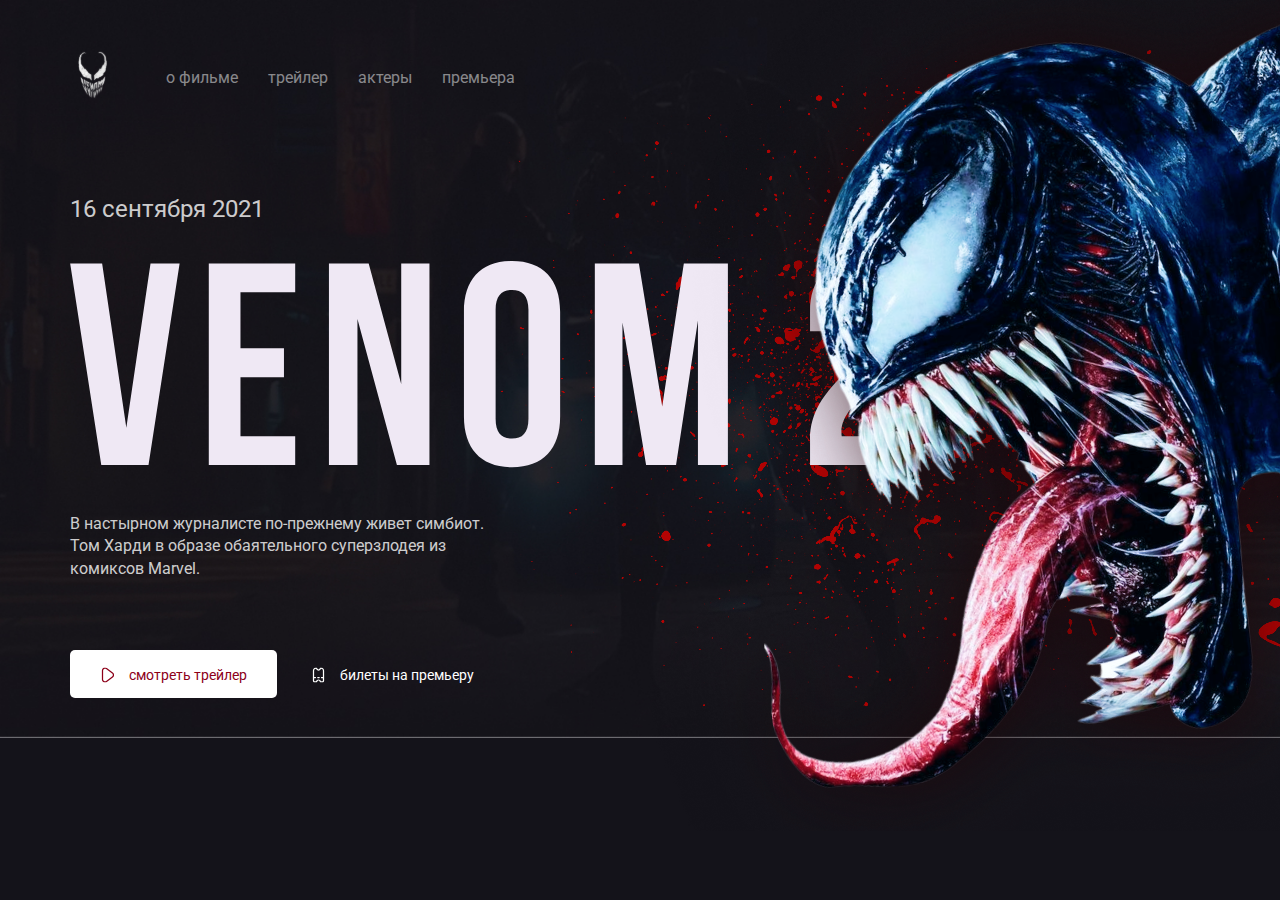
<file: index.html>
<!DOCTYPE html>
<html lang="ru">
<head>
    <meta charset="UTF-8">
    <meta http-equiv="X-UA-Compatible" content="IE=edge">
    <meta name="viewport" content="width=device-width, initial-scale=1.0">
    <title>Главная - Venom 2</title>
    <link rel="preconnect" href="https://fonts.gstatic.com">
    <link href="https://fonts.googleapis.com/css2?family=Roboto:wght@400;700&display=swap" rel="stylesheet">
    <link rel="stylesheet" href="css/normalize.css">
    <link rel="stylesheet" href="css/style.css">
    <link rel="shortcut icon" href="img/logo.svg" type="image/x-icon">
</head>
<body class="blood">
    <div class="container">
        <header class="header">
            <a href="/" class="logo-link">
                <img src="img/logo.svg" alt="Логотип Venom 2" class="logo-image">
            </a>
            <nav class="nav">
                <ul class="nav-menu">
                    <li class="nav-menu-item">
                        <a href="about.html" class="nav-menu-link">о фильме</a>
                    </li>
                    <li class="nav-menu-item">
                        <a href="trailer.html" class="nav-menu-link">трейлер</a>
                    </li>
                    <li class="nav-menu-item">
                        <a href="actors.html" class="nav-menu-link">актеры</a>
                    </li>
                    <li class="nav-menu-item">
                        <a href="premier.html" class="nav-menu-link">премьера</a>
                    </li>
                </ul>
            </nav>
        </header>
        <div class="film">
            <div class="film-text">
                <span class="film-date">16 сентября 2021</span>
                <img src="img/venom-2.svg" alt="logo: venom 2" class="film-logo">
                <p class="film-description">
                    В настырном журналисте по-прежнему живет симбиот. Том Харди в образе обаятельного 
                    суперзлодея из комиксов Marvel.
                </p>
            </div>
            <!-- /.film-text -->
            <div class="button-group">
                <button class="button button-primary">
                    <img src="img/play.svg" alt="icon: play" class="button-icon">
                    <span class="button-text">смотреть трейлер</span>
                </button>
                <a href="trailer.html" class="button button-link">
                    <img src="img/ticket.svg" alt="icon: ticket" class="button-icon">
                    <span class="button-text">билеты на премьеру</span>
                </a>
            </div>
            <!-- /.button-group -->
        </div>
    </div>
    <img src="img/venom.png" alt="photo: venom" class="venom">
</body>
</html>
</file>
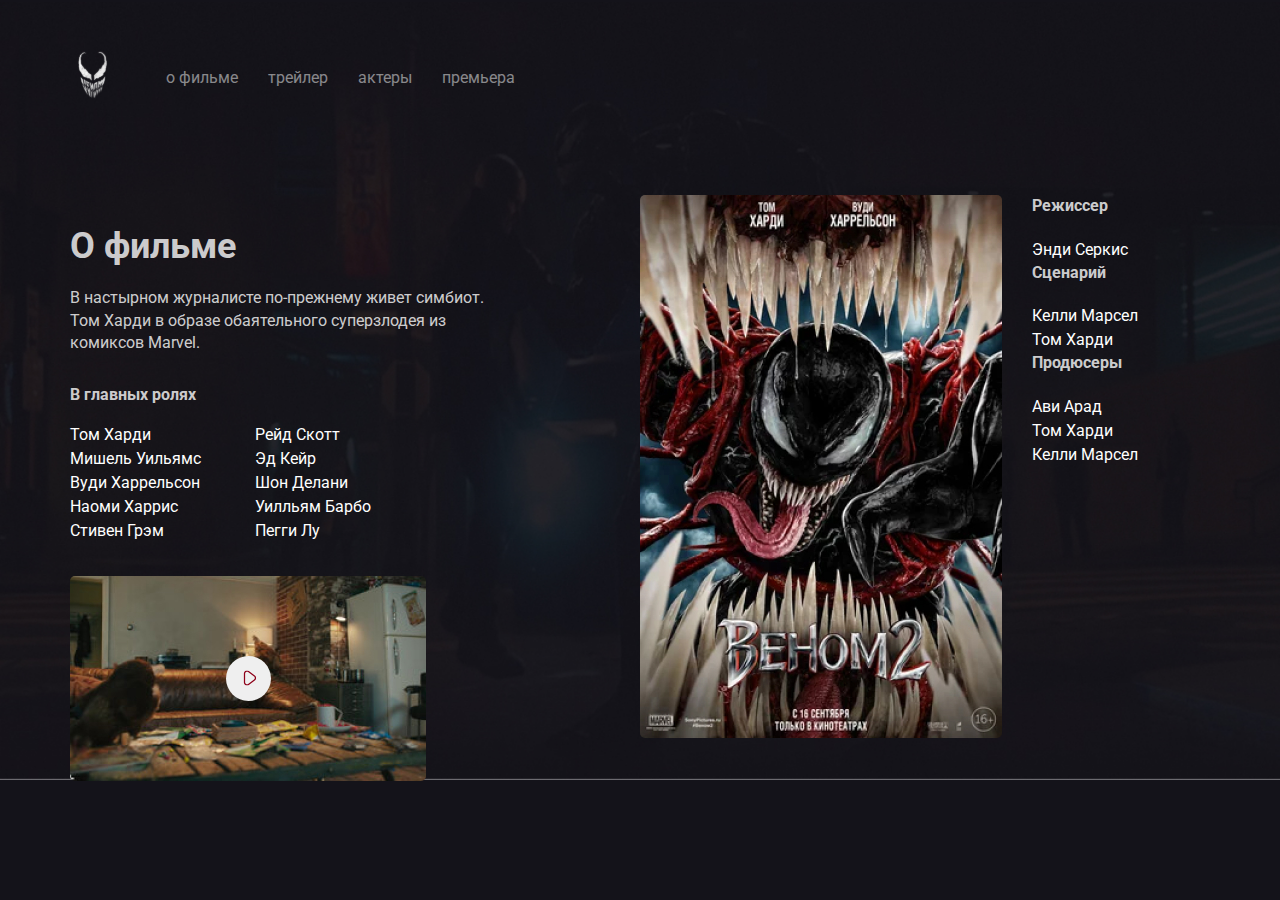
<file: about.html>
<!DOCTYPE html>
<html lang="ru">
<head>
    <meta charset="UTF-8">
    <meta http-equiv="X-UA-Compatible" content="IE=edge">
    <meta name="viewport" content="width=device-width, initial-scale=1.0">
    <title>О фильме - Venom 2</title>
    <link rel="preconnect" href="https://fonts.gstatic.com">
    <link href="https://fonts.googleapis.com/css2?family=Roboto:wght@400;700&display=swap" rel="stylesheet">
    <link rel="stylesheet" href="css/normalize.css">
    <link rel="stylesheet" href="css/style.css">
    <link rel="shortcut icon" href="img/logo.svg" type="image/x-icon">
</head>
<body class="primary-bg">
    <div class="container">
        <header class="header">
            <a href="/" class="logo-link">
                <img src="img/logo.svg" alt="Логотип Venom 2" class="logo-image">
            </a>
            <nav class="nav">
                <ul class="nav-menu">
                    <li class="nav-menu-item">
                        <a href="about.html" class="nav-menu-link">о фильме</a>
                    </li>
                    <li class="nav-menu-item">
                        <a href="trailer.html" class="nav-menu-link">трейлер</a>
                    </li>
                    <li class="nav-menu-item">
                        <a href="actors.html" class="nav-menu-link">актеры</a>
                    </li>
                    <li class="nav-menu-item">
                        <a href="premier.html" class="nav-menu-link">премьера</a>
                    </li>
                </ul>
            </nav>
        </header>
        <div class="content">
            <div class="col">
                <h2 class="content-title">О фильме</h2>
                <p class="content-text">
                    В настырном журналисте по-прежнему живет симбиот. Том Харди в образе обаятельного суперзлодея из комиксов Marvel.
                </p>
                <h3 class="content-subtitle">В главных ролях</h3>
                <ul class="list column-2">
                    <li class="list-item">Том Харди</li>
                    <li class="list-item">Мишель Уильямс</li>
                    <li class="list-item">Вуди Харрельсон</li>
                    <li class="list-item">Наоми Харрис</li>
                    <li class="list-item">Стивен Грэм</li>
                    <li class="list-item">Рейд Скотт</li>
                    <li class="list-item">Эд Кейр</li>
                    <li class="list-item">Шон Делани</li>
                    <li class="list-item">Уилльям Барбо</li>
                    <li class="list-item">Пегги Лу</li>
                </ul>
                <div class="trailer">
                    <button class="play">
                        <img src="img/play.svg" alt="icon: play" class="play-icon">
                    </button>
                </div>
            </div>
            <div class="col">
                <div class="poster-wrapper">
                    <img src="img/poster.jpg" alt="photo: poster venom 2" class="poster">
                    <div class="creators">
                        <h3 class="content-subtitle">Режиссер</h3>
                        <ul class="list">
                            <li class="list-item">Энди Серкис</li>
                        </ul>
                    
                        <h3 class="content-subtitle">Сценарий</h3>
                        <ul class="list">
                            <li class="list-item">Келли Марсел</li>
                            <li class="list-item">Том Харди</li>
                        </ul>
                    
                        <h3 class="content-subtitle">Продюсеры</h3>
                        <ul class="list">
                            <li class="list-item">Ави Арад</li>
                            <li class="list-item">Том Харди</li>
                            <li class="list-item">Келли Марсел</li>
                        </ul>
                    </div>
                </div>
            </div>
        </div>
    </div>
</body>
</html>
</file>
<file: css/style.css>
body {
    background-color: #14131A;
    color: #ffffff;
    font-family: 'Roboto', sans-serif;
}
.container {
    max-width: 1140px;
    margin: auto;
}
.header {
    display: flex;
    align-items: center;
    padding-top: 40px;
    margin-bottom: 80px;
}
.logo-image {
    width: 46px;
    height: 71px;
}
.logo-link {
    display: inline-block;
    margin-right: 50px;
}
.nav-menu {
    margin: 0;
    padding: 0;
    list-style: none;
    display: flex;
}
.nav-menu-item {
    margin-right: 30px;
}
.nav-menu-link {
    text-decoration: none;
    color: rgba(255, 255, 255, 0.5);
}
.film-date {
    display: block;
    font-size: 24px;
    line-height: 28px;
    color: rgba(255, 255, 255, 0.8);
    margin-bottom: 38px;
}
.film-description {
    margin-top: 40px;
    max-width: 423px;
    font-size: 16px;
    line-height: 140%;
    color: rgba(255, 255, 255, 0.8);
}
.button-icon {
    width: 15px;
}
.button {
    padding: 15px 30px;
    border: none;
    border-radius: 5px;
    text-decoration: none;
    cursor: pointer;
}
.button-text, .button-icon {
    display: inline-block;
    vertical-align: middle;
}
.button-text {
    font-size: 14px;
    line-height: 16px;
    margin-left: 10px;
}
.button-primary {
    color: #8D0019;
    background-color: #fff;
}
.button-link {
    color: #fff;
}
.button-group {
    margin-top: 70px;
}
.venom {
    position: absolute;
    top: 0;
    right: 0;
}
.blood {
    background:  url("../img/blood.png") no-repeat top right, 
    #14131A url("../img/background.jpg") no-repeat center center / 100%;
}
.primary-bg {
    background:#14131A url("../img/background.jpg") no-repeat center center / 100%;
}
.content {
    display: flex;
}
.col {
    flex-basis: 50%;
}
.content-title {
    font-weight: bold;
    font-size: 36px;
    line-height: 42px;
    color: rgba(255, 255, 255, 0.8);
    margin-bottom: 20px;
}
.content-text {
    width: 423px;
    font-size: 16px;
    line-height: 140%;
    color: rgba(255, 255, 255, 0.8);
    margin-bottom: 30px;
}
.content-subtitle {
    font-weight: bold;
    font-size: 16px;
    line-height: 140%;
    color: rgba(255, 255, 255, 0.8);
    margin-bottom: 15px;
    margin-top: 0;
}
.content .list {
    list-style: none;
    padding: 0;
}
.list-item {
    line-height: 1.5;
}
.column-2 {
    -webkit-column-count: 2;
    -moz-column-count: 2;
    column-count: 2;
    -webkit-column-gap: 20px;
    -moz-column-gap: 20px;
    column-gap: 20px;
    max-width: 350px;
}
.content .trailer {
    width: 356px;
    height: 205px;
    background: url('../img/trailer-cover.jpg') no-repeat center / contain;
    border-radius: 5px;
    display: flex;
    align-items: center;
    justify-content: center;
    margin-top: 33px;
}
.trailer .play {
    width: 45px;
    height: 45px;
    border-radius: 50%;
    border: none;
    cursor: pointer;
}
.trailer .play-icon {
    transform: translate(1px, 2px);
}
.poster-wrapper {
    display: flex;
    align-items: start;
}
.poster {
    width: 362px;
    border-radius: 5px;
    margin-right: 30px;
}
.poster-wrapper .content-subtitle {
    margin-bottom: 5px;
}
.poster-wrapper .list {
    margin: 0;
    margin-top: 20px;
}
</file>
